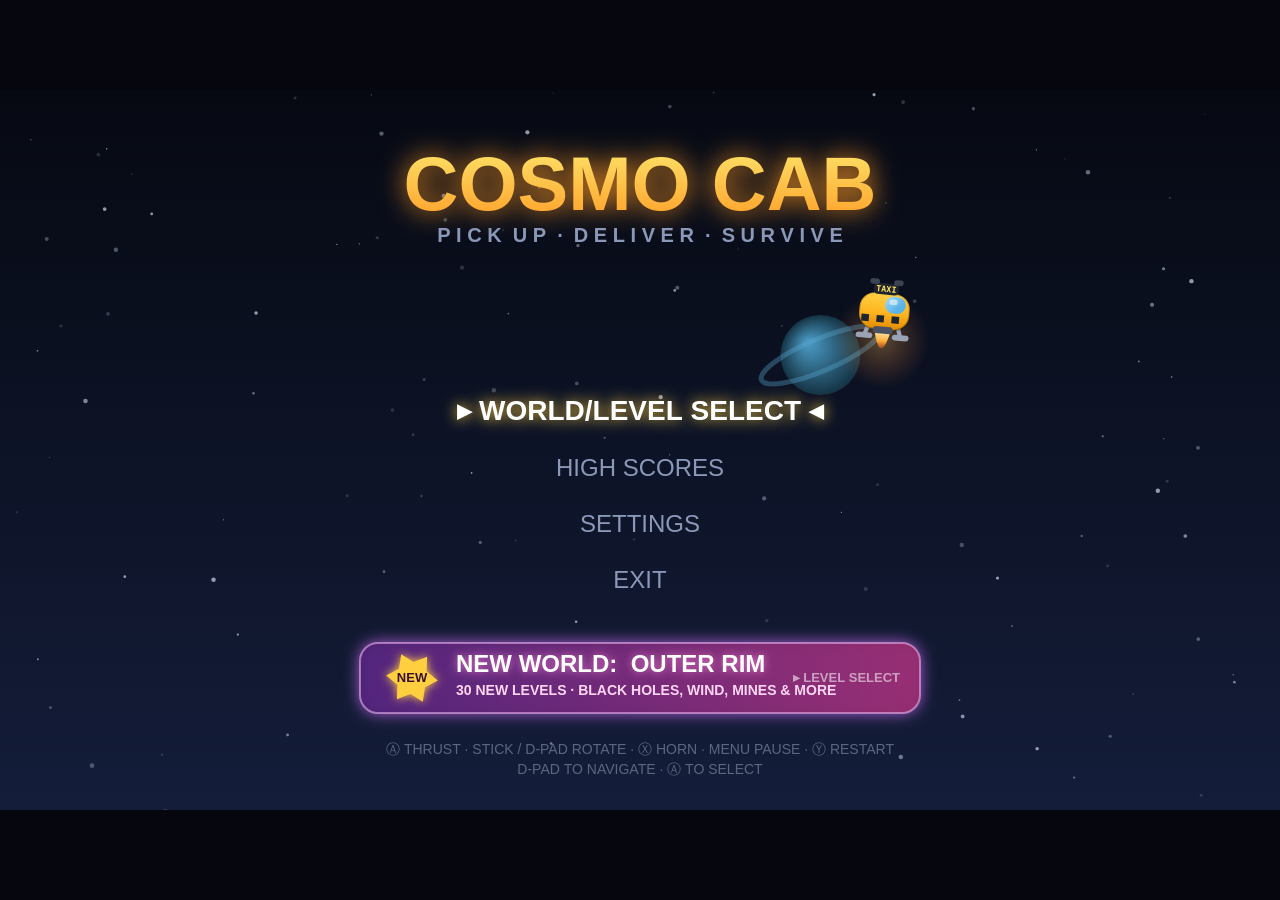
<file: index.html>
<!DOCTYPE html>
<html lang="en">
<head>
<meta charset="utf-8">
<meta name="viewport" content="width=device-width, initial-scale=1">
<meta name="theme-color" content="#05060e">
<title>Cosmo Cab</title>
<link rel="manifest" href="manifest.webmanifest">
<link rel="icon" href="icons/icon-192.png" type="image/png">
<link rel="stylesheet" href="style.css">
</head>
<body>
<canvas id="game" width="1280" height="720"></canvas>
<script>
// Xbox: receive raw Gamepad API input instead of the default mouse/UI emulation.
if ('gamepadInputEmulation' in navigator) {
  try { navigator.gamepadInputEmulation = 'gamepad'; } catch (e) { /* older builds */ }
}
// Offline support (skipped on file:// where service workers are unavailable).
if ('serviceWorker' in navigator && location.protocol.startsWith('http')) {
  window.addEventListener('load', () => {
    navigator.serviceWorker.register('sw.js').catch(() => { /* offline play still works from cache */ });
  });
}
</script>
<script src="js/audio.js"></script>
<script src="js/levels.js"></script>
<script src="js/game.js"></script>
</body>
</html>
</file>
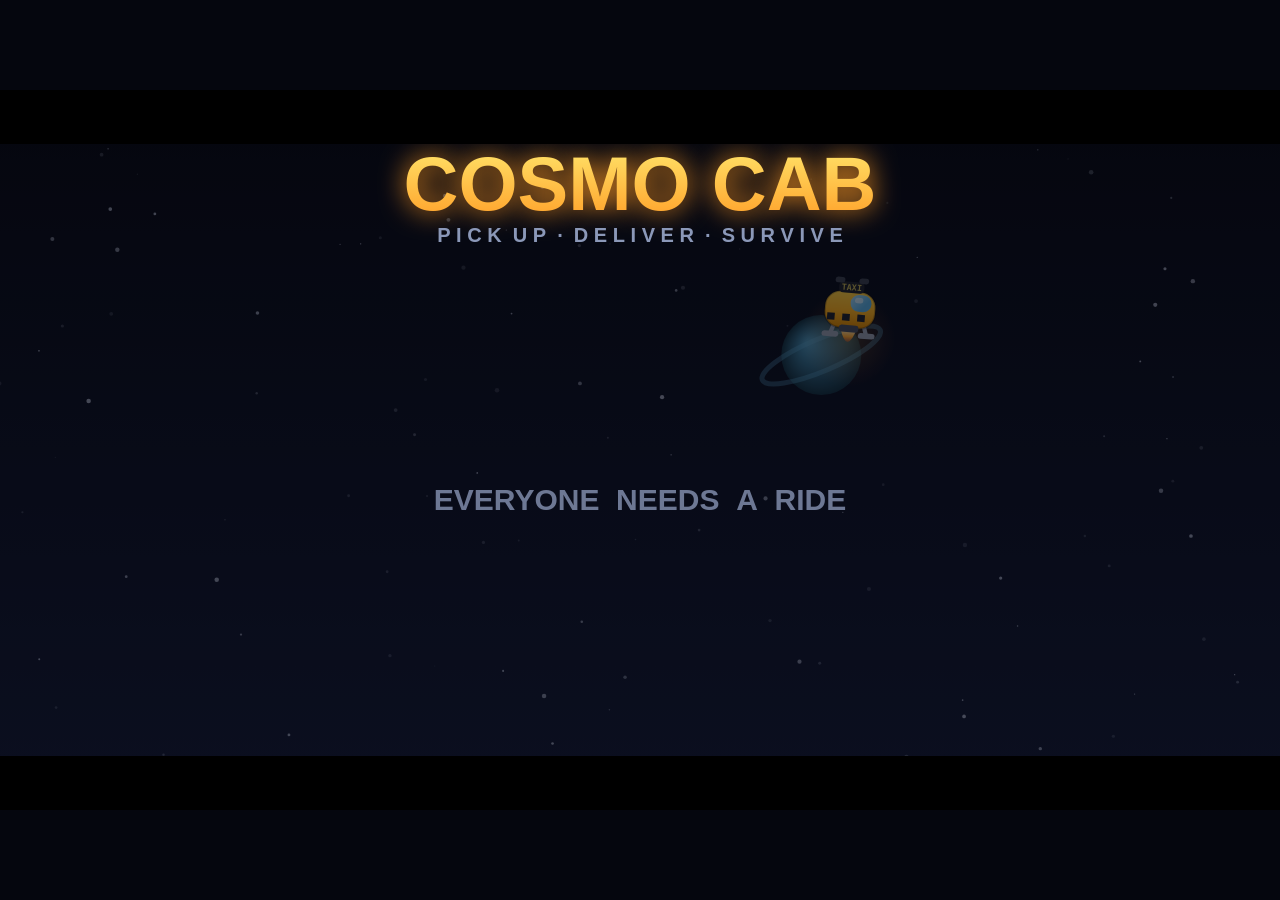
<file: trailer.html>
<!DOCTYPE html>
<html lang="en">
<head>
<meta charset="utf-8">
<title>Cosmo Cab - Trailer</title>
<link rel="stylesheet" href="style.css">
</head>
<body>
<canvas id="game" width="1280" height="720"></canvas>
<script src="js/audio.js"></script>
<script src="js/levels.js"></script>
<script src="js/game.js"></script>
<script src="js/trailer.js"></script>
</body>
</html>
</file>
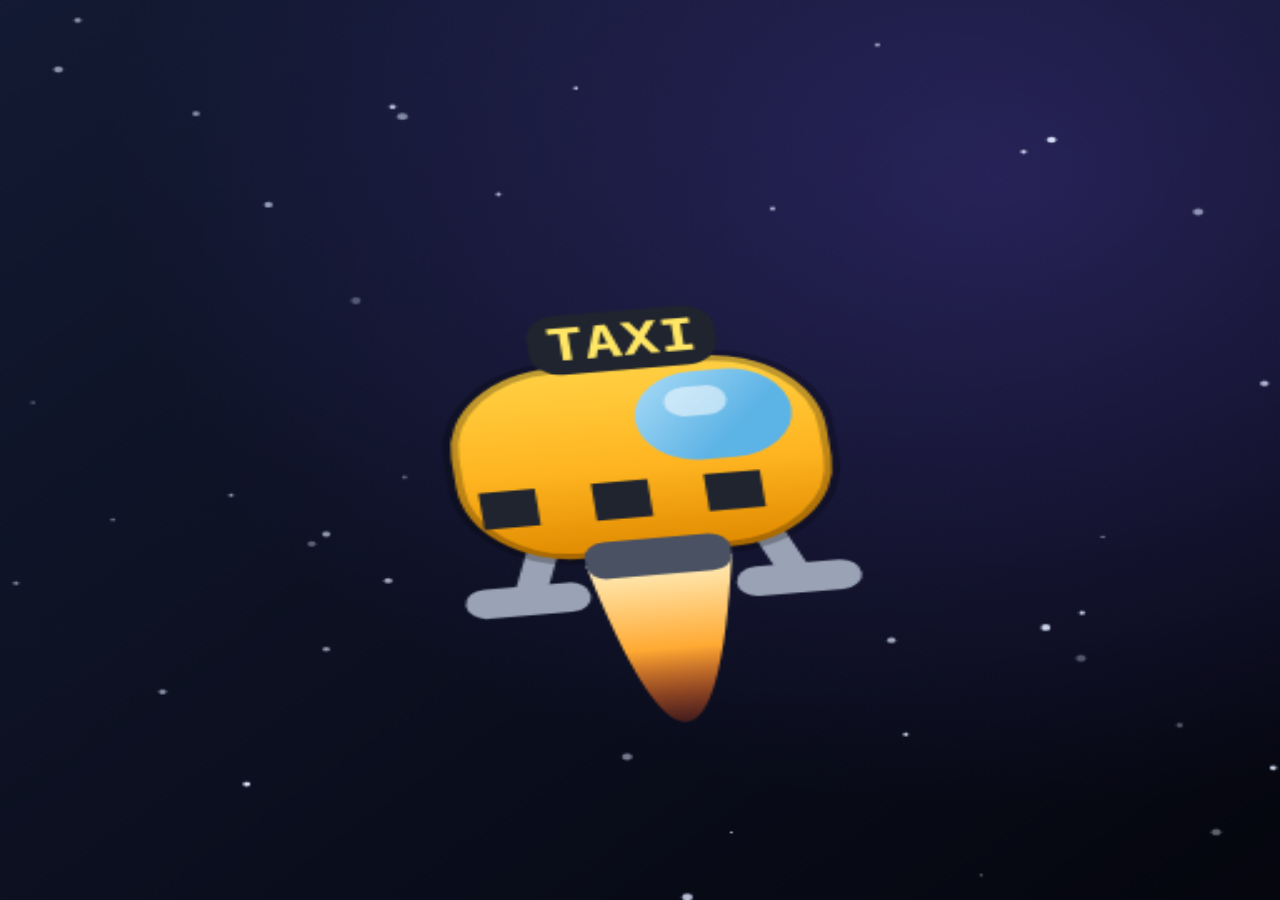
<file: icons/icon.html>
<!DOCTYPE html>
<html>
<head>
<meta charset="utf-8">
<title>icon source</title>
<style>html,body{margin:0;padding:0;overflow:hidden;background:#05060e}canvas{position:fixed;inset:0;width:100vw;height:100vh}</style>
</head>
<body>
<canvas id="c"></canvas>
<script>
// Renders the app icon at the current window size.
// ?maskable=1 shrinks content into the 80% safe zone for maskable icons.
const S = 512; // fixed internal resolution; CSS stretches to the viewport
const maskable = location.search.includes('maskable');
const cv = document.getElementById('c');
cv.width = S; cv.height = S;
const c = cv.getContext('2d');
const TAU = Math.PI * 2;

// background: deep space with a corner glow
const bg = c.createLinearGradient(0, 0, S, S);
bg.addColorStop(0, '#131a33');
bg.addColorStop(1, '#05060e');
c.fillStyle = bg;
c.fillRect(0, 0, S, S);
const glow = c.createRadialGradient(S * 0.78, S * 0.2, 0, S * 0.78, S * 0.2, S * 0.7);
glow.addColorStop(0, 'rgba(120, 90, 255, 0.25)');
glow.addColorStop(1, 'rgba(120, 90, 255, 0)');
c.fillStyle = glow;
c.fillRect(0, 0, S, S);

// stars
let seed = 42;
const rnd = () => { seed = (seed * 1664525 + 1013904223) >>> 0; return seed / 4294967296; };
for (let i = 0; i < 40; i++) {
  c.globalAlpha = 0.3 + rnd() * 0.7;
  c.fillStyle = '#dfe8ff';
  c.beginPath();
  c.arc(rnd() * S, rnd() * S, (0.5 + rnd() * 1.6) * S / 512, 0, TAU);
  c.fill();
}
c.globalAlpha = 1;

function roundRect(x, y, w, h, r) {
  r = Math.min(r, w / 2, h / 2);
  c.beginPath();
  c.moveTo(x + r, y);
  c.arcTo(x + w, y, x + w, y + h, r);
  c.arcTo(x + w, y + h, x, y + h, r);
  c.arcTo(x, y + h, x, y, r);
  c.arcTo(x, y, x + w, y, r);
  c.closePath();
}

// the cab, scaled up from the in-game ship art
c.save();
c.translate(S / 2, S * 0.5);
const k = (maskable ? 0.62 : 0.82) * S / 100;
c.scale(k, k);
c.rotate(-0.12);

// flame
const fl = 26;
const fg = c.createLinearGradient(0, 14, 0, 14 + fl);
fg.addColorStop(0, '#fff6cc'); fg.addColorStop(0.5, '#ffaa33'); fg.addColorStop(1, 'rgba(255,60,20,0)');
c.fillStyle = fg;
c.beginPath();
c.moveTo(-7, 15); c.quadraticCurveTo(0, 15 + fl * 1.7, 7, 15); c.closePath();
c.fill();

// skids
c.strokeStyle = '#9aa3b5'; c.lineWidth = 3; c.lineCap = 'round';
c.beginPath(); c.moveTo(-10, 10); c.lineTo(-13, 19); c.stroke();
c.beginPath(); c.moveTo(10, 10); c.lineTo(13, 19); c.stroke();
c.lineWidth = 4;
c.beginPath(); c.moveTo(-17, 19); c.lineTo(-9, 19); c.stroke();
c.beginPath(); c.moveTo(9, 19); c.lineTo(17, 19); c.stroke();

// body
const bgd = c.createLinearGradient(0, -16, 0, 14);
bgd.addColorStop(0, '#ffd94d'); bgd.addColorStop(0.6, '#ffb521'); bgd.addColorStop(1, '#e08a00');
c.fillStyle = bgd;
roundRect(-18, -12, 36, 26, 11); c.fill();
c.strokeStyle = 'rgba(0,0,0,0.25)'; c.lineWidth = 1.5;
roundRect(-18, -12, 36, 26, 11); c.stroke();

// checker stripe
c.fillStyle = '#20242f';
for (let i = 0; i < 6; i++) if (i % 2 === 0) c.fillRect(-16 + i * 5.4, 4, 5.4, 5);

// window
const wg = c.createLinearGradient(-6, -12, 8, 0);
wg.addColorStop(0, '#cfefff'); wg.addColorStop(1, '#5cb3e6');
c.fillStyle = wg;
roundRect(0, -10, 15, 12, 6); c.fill();
c.fillStyle = 'rgba(255,255,255,0.55)';
roundRect(3, -8, 6, 4, 2); c.fill();

// roof sign
c.fillStyle = '#20242f';
roundRect(-9, -19, 18, 8, 3); c.fill();
c.fillStyle = '#ffe664';
c.font = 'bold 6px monospace';
c.textAlign = 'center'; c.textBaseline = 'middle';
c.fillText('TAXI', 0, -14.5);

// nozzle
c.fillStyle = '#4a5163';
roundRect(-7, 12, 14, 5, 2); c.fill();
c.restore();
</script>
</body>
</html>
</file>
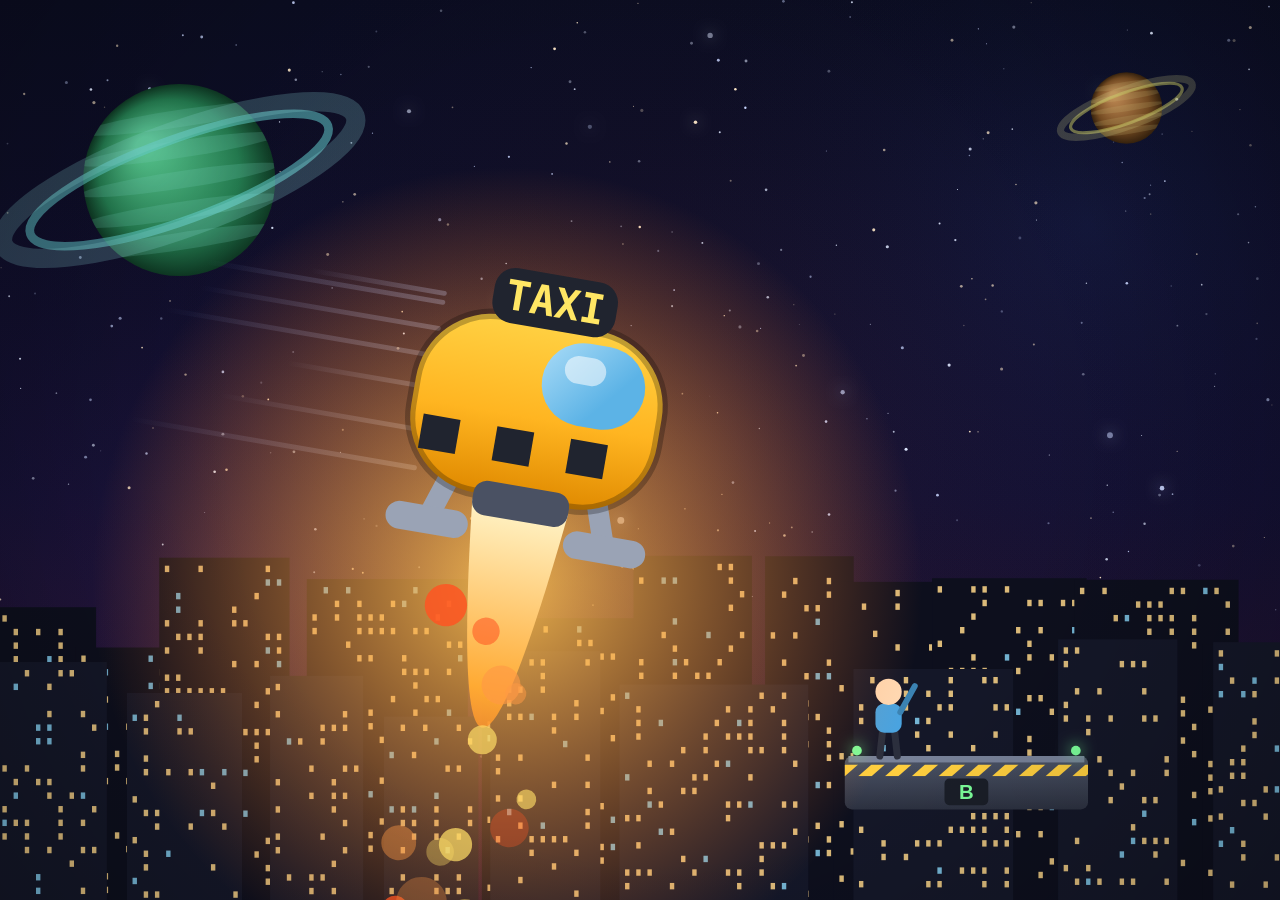
<file: xbox_art/art.html>
<!DOCTYPE html>
<html>
<head>
<meta charset="utf-8">
<title>Cosmo Cab key art generator</title>
<style>html,body{margin:0;padding:0;overflow:hidden;background:#05060e}canvas{position:fixed;inset:0;width:100vw;height:100vh}</style>
</head>
<body>
<canvas id="c"></canvas>
<script>
// Renders Xbox store art at the current window size.
//   ?title=1   include the game logo (placed within the top 3/4)
//   ?promo=1   add the "30 NEW LEVELS" new-world promo banner
// The composition adapts to landscape / portrait / square automatically.
const W = innerWidth, H = innerHeight;
const TITLED = location.search.includes('title=1');
const PROMO = location.search.includes('promo=1');
const cv = document.getElementById('c');
cv.width = W; cv.height = H;
const c = cv.getContext('2d');
const TAU = Math.PI * 2;
const portrait = H > W * 1.1;
const square = Math.abs(W - H) < W * 0.1;

let seed = 1337;
const rnd = () => { seed = (seed * 1664525 + 1013904223) >>> 0; return seed / 4294967296; };

function roundRect(x, y, w, h, r) {
  r = Math.min(r, w / 2, h / 2);
  c.beginPath();
  c.moveTo(x + r, y);
  c.arcTo(x + w, y, x + w, y + h, r);
  c.arcTo(x + w, y + h, x, y + h, r);
  c.arcTo(x, y + h, x, y, r);
  c.arcTo(x, y, x + w, y, r);
  c.closePath();
}

/* ------------------------------- background ------------------------------- */
const bg = c.createLinearGradient(0, 0, 0, H);
bg.addColorStop(0, '#0b0d22');
bg.addColorStop(0.55, '#131033');
bg.addColorStop(1, '#2a1430');
c.fillStyle = bg;
c.fillRect(0, 0, W, H);

// nebula wisps
for (const [nx, ny, nr, col] of [
  [W * 0.18, H * 0.7, W * 0.45, 'rgba(120,60,160,0.14)'],
  [W * 0.85, H * 0.25, W * 0.4, 'rgba(50,90,200,0.12)'],
  [W * 0.55, H * 0.5, W * 0.5, 'rgba(200,90,60,0.07)'],
]) {
  const g = c.createRadialGradient(nx, ny, 0, nx, ny, nr);
  g.addColorStop(0, col);
  g.addColorStop(1, 'rgba(0,0,0,0)');
  c.fillStyle = g;
  c.fillRect(0, 0, W, H);
}

// stars
for (let i = 0; i < 480; i++) {
  const big = rnd() > 0.96;
  c.globalAlpha = 0.25 + rnd() * 0.75;
  c.fillStyle = ['#dfe8ff', '#ffe9c9', '#c9d6ff'][i % 3];
  const x = rnd() * W, y = rnd() * H, r = (0.6 + rnd() * 1.4) * (W / 1600) * (big ? 2.6 : 1);
  if (big) { c.shadowColor = '#cfe0ff'; c.shadowBlur = 14; }
  c.beginPath(); c.arc(x, y, r, 0, TAU); c.fill();
  c.shadowBlur = 0;
}
c.globalAlpha = 1;

/* --------------------------------- planet --------------------------------- */
function planet(px, py, pr, hue) {
  const g = c.createRadialGradient(px - pr * 0.35, py - pr * 0.35, pr * 0.1, px, py, pr);
  g.addColorStop(0, `hsl(${hue}, 55%, 58%)`);
  g.addColorStop(0.7, `hsl(${hue}, 55%, 32%)`);
  g.addColorStop(1, `hsl(${hue}, 60%, 14%)`);
  c.fillStyle = g;
  c.beginPath(); c.arc(px, py, pr, 0, TAU); c.fill();
  // bands
  c.save();
  c.beginPath(); c.arc(px, py, pr, 0, TAU); c.clip();
  c.globalAlpha = 0.18;
  c.fillStyle = `hsl(${hue + 20}, 60%, 70%)`;
  for (let i = -2; i <= 2; i++) {
    c.beginPath();
    c.ellipse(px, py + i * pr * 0.32, pr * 1.05, pr * 0.09, -0.15, 0, TAU);
    c.fill();
  }
  c.restore();
  c.globalAlpha = 1;
  // ring
  c.save();
  c.translate(px, py); c.rotate(-0.35);
  c.strokeStyle = `hsla(${hue + 30}, 65%, 65%, 0.5)`;
  c.lineWidth = pr * 0.09;
  c.beginPath(); c.ellipse(0, 0, pr * 1.65, pr * 0.42, 0, 0, TAU); c.stroke();
  c.strokeStyle = `hsla(${hue + 30}, 65%, 75%, 0.22)`;
  c.lineWidth = pr * 0.2;
  c.beginPath(); c.ellipse(0, 0, pr * 1.95, pr * 0.5, 0, 0, TAU); c.stroke();
  c.restore();
}
if (portrait) planet(W * 0.82, H * 0.09, W * 0.16, 265);
else if (square) planet(W * 0.83, H * 0.16, W * 0.11, 265);
else planet(W * 0.14, H * 0.2, W * 0.075, 150);
// small moon
planet(portrait ? W * 0.1 : W * (square ? 0.12 : 0.88), H * (portrait ? 0.32 : 0.12), W * 0.028, 30);

/* --------------------------------- skyline --------------------------------- */
const skyTop = H * (portrait ? 0.82 : 0.78);
function building(bx, bw, bh, shade) {
  c.fillStyle = shade;
  c.fillRect(bx, H - bh, bw, bh);
  // windows
  const cell = Math.max(8, W / 160);
  for (let y = H - bh + cell; y < H - cell; y += cell * 1.7) {
    for (let x = bx + cell * 0.7; x < bx + bw - cell; x += cell * 1.4) {
      if (rnd() < 0.28) {
        c.fillStyle = rnd() < 0.85 ? 'rgba(255,217,138,0.85)' : 'rgba(140,220,255,0.8)';
        c.fillRect(x, y, cell * 0.55, cell * 0.8);
      }
    }
  }
}
// back row (dimmer)
for (let x = -W * 0.02; x < W; ) {
  const bw = W * (0.05 + rnd() * 0.08);
  building(x, bw, H - skyTop + H * (0.04 + rnd() * 0.13), '#0d0f1d');
  x += bw * (0.75 + rnd() * 0.4);
}
// front row
for (let x = -W * 0.02; x < W; ) {
  const bw = W * (0.06 + rnd() * 0.09);
  building(x, bw, H - skyTop - H * 0.02 + H * (rnd() * 0.09), '#141728');
  x += bw * (0.85 + rnd() * 0.5);
}

/* ------------------------------- landing pad ------------------------------- */
function pad(px, py, pw, label) {
  const ph = pw * 0.22;
  const g = c.createLinearGradient(px, py, px, py + ph);
  g.addColorStop(0, '#4d5568'); g.addColorStop(1, '#2c3140');
  c.fillStyle = g;
  roundRect(px, py, pw, ph, pw * 0.03); c.fill();
  c.fillStyle = '#788299';
  c.fillRect(px + pw * 0.015, py, pw * 0.97, ph * 0.12);
  // stripes
  c.save();
  c.beginPath(); c.rect(px, py + ph * 0.16, pw, ph * 0.22); c.clip();
  const s = pw * 0.055;
  for (let x = px - s; x < px + pw + s; x += s * 2) {
    c.fillStyle = '#ffcf3f';
    c.beginPath();
    c.moveTo(x, py + ph * 0.38); c.lineTo(x + s, py + ph * 0.16);
    c.lineTo(x + s * 2, py + ph * 0.16); c.lineTo(x + s, py + ph * 0.38);
    c.closePath(); c.fill();
  }
  c.restore();
  // beacons
  for (const bx of [px + pw * 0.05, px + pw * 0.95]) {
    c.fillStyle = '#7cff9a';
    c.shadowColor = '#7cff9a'; c.shadowBlur = pw * 0.06;
    c.beginPath(); c.arc(bx, py - ph * 0.1, pw * 0.02, 0, TAU); c.fill();
    c.shadowBlur = 0;
  }
  // label
  c.fillStyle = '#1a1e28';
  roundRect(px + pw / 2 - pw * 0.09, py + ph * 0.42, pw * 0.18, ph * 0.5, pw * 0.02); c.fill();
  c.fillStyle = '#7cff9a';
  c.font = `bold ${ph * 0.38}px "Segoe UI", sans-serif`;
  c.textAlign = 'center'; c.textBaseline = 'middle';
  c.fillText(label, px + pw / 2, py + ph * 0.69);
  // waving passenger
  const hx = px + pw * 0.18, hy = py;
  const u = pw * 0.012;
  c.strokeStyle = '#2b2f3d'; c.lineWidth = u * 2.4; c.lineCap = 'round';
  c.beginPath(); c.moveTo(hx - u * 2, hy - u * 9); c.lineTo(hx - u * 3, hy); c.stroke();
  c.beginPath(); c.moveTo(hx + u * 2, hy - u * 9); c.lineTo(hx + u * 3, hy); c.stroke();
  c.fillStyle = '#4aa3df';
  roundRect(hx - u * 4.5, hy - u * 18, u * 9, u * 10, u * 3); c.fill();
  c.fillStyle = '#ffd9b3';
  c.beginPath(); c.arc(hx, hy - u * 22, u * 4.5, 0, TAU); c.fill();
  c.strokeStyle = '#3b83b3'; c.lineWidth = u * 2;
  c.beginPath(); c.moveTo(hx + u * 4, hy - u * 15); c.lineTo(hx + u * 9, hy - u * 24); c.stroke();
}

/* ---------------------------------- taxi ---------------------------------- */
function taxi(tx, ty, k, rot) {
  c.save();
  c.translate(tx, ty);
  c.rotate(rot);
  c.scale(k, k);

  // engine glow + flame
  const gg = c.createRadialGradient(0, 26, 4, 0, 26, 60);
  gg.addColorStop(0, 'rgba(255,190,80,0.85)');
  gg.addColorStop(1, 'rgba(255,120,40,0)');
  c.fillStyle = gg;
  c.beginPath(); c.arc(0, 26, 60, 0, TAU); c.fill();
  const fl = 34;
  const fg = c.createLinearGradient(0, 14, 0, 14 + fl * 1.8);
  fg.addColorStop(0, '#fff6cc'); fg.addColorStop(0.45, '#ffaa33'); fg.addColorStop(1, 'rgba(255,60,20,0)');
  c.fillStyle = fg;
  c.beginPath();
  c.moveTo(-7, 15); c.quadraticCurveTo(0, 15 + fl * 1.9, 7, 15); c.closePath();
  c.fill();
  // ember particles
  for (let i = 0; i < 16; i++) {
    c.globalAlpha = 0.25 + rnd() * 0.6;
    c.fillStyle = ['#ffdd66', '#ff9944', '#ff5522'][i % 3];
    c.beginPath();
    c.arc((rnd() - 0.5) * 22, 26 + rnd() * 66, 1.2 + rnd() * 2.6, 0, TAU);
    c.fill();
  }
  c.globalAlpha = 1;

  // skids
  c.strokeStyle = '#9aa3b5'; c.lineWidth = 3; c.lineCap = 'round';
  c.beginPath(); c.moveTo(-10, 10); c.lineTo(-13, 19); c.stroke();
  c.beginPath(); c.moveTo(10, 10); c.lineTo(13, 19); c.stroke();
  c.lineWidth = 4;
  c.beginPath(); c.moveTo(-17, 19); c.lineTo(-9, 19); c.stroke();
  c.beginPath(); c.moveTo(9, 19); c.lineTo(17, 19); c.stroke();

  // body
  const bgrad = c.createLinearGradient(0, -16, 0, 14);
  bgrad.addColorStop(0, '#ffd94d'); bgrad.addColorStop(0.6, '#ffb521'); bgrad.addColorStop(1, '#e08a00');
  c.fillStyle = bgrad;
  roundRect(-18, -12, 36, 26, 11); c.fill();
  c.strokeStyle = 'rgba(0,0,0,0.25)'; c.lineWidth = 1.5;
  roundRect(-18, -12, 36, 26, 11); c.stroke();

  // checker stripe
  c.fillStyle = '#20242f';
  for (let i = 0; i < 6; i++) if (i % 2 === 0) c.fillRect(-16 + i * 5.4, 4, 5.4, 5);

  // cockpit
  const wg = c.createLinearGradient(-6, -12, 8, 0);
  wg.addColorStop(0, '#cfefff'); wg.addColorStop(1, '#5cb3e6');
  c.fillStyle = wg;
  roundRect(0, -10, 15, 12, 6); c.fill();
  c.fillStyle = 'rgba(255,255,255,0.55)';
  roundRect(3, -8, 6, 4, 2); c.fill();

  // roof sign
  c.fillStyle = '#20242f';
  roundRect(-9, -19, 18, 8, 3); c.fill();
  c.fillStyle = '#ffe664';
  c.font = 'bold 6px monospace';
  c.textAlign = 'center'; c.textBaseline = 'middle';
  c.fillText('TAXI', 0, -14.5);

  // nozzle
  c.fillStyle = '#4a5163';
  roundRect(-7, 12, 14, 5, 2); c.fill();
  c.restore();
}

/* ----------------------------- composition ----------------------------- */
const padW = W * (portrait ? 0.42 : square ? 0.3 : 0.19);
if (portrait) pad(W * 0.63 - padW / 2, H * 0.905, padW, 'B');
else if (square) pad(W * 0.62, H * 0.86, padW, 'B');
else pad(W * 0.66, H * 0.84, padW, 'B');

let taxiK, taxiX, taxiY, taxiR;
if (portrait) { taxiK = W / 130; taxiX = W * 0.36; taxiY = H * (TITLED ? 0.48 : 0.44); taxiR = 0.16; }
else if (square) { taxiK = W / 170; taxiX = W * 0.44; taxiY = H * 0.46; taxiR = 0.15; }
else { taxiK = H / 130; taxiX = W * 0.42; taxiY = H * (TITLED ? 0.52 : 0.45); taxiR = 0.17; }

// motion streaks behind the cab
c.save();
c.translate(taxiX, taxiY);
c.rotate(taxiR);
for (let i = 0; i < 7; i++) {
  const yy = (rnd() - 0.5) * taxiK * 34;
  const len = taxiK * (14 + rnd() * 26);
  const grad = c.createLinearGradient(-taxiK * 20 - len, 0, -taxiK * 16, 0);
  grad.addColorStop(0, 'rgba(160,190,255,0)');
  grad.addColorStop(1, 'rgba(160,190,255,0.35)');
  c.strokeStyle = grad;
  c.lineWidth = taxiK * 0.7;
  c.beginPath(); c.moveTo(-taxiK * 20 - len, yy); c.lineTo(-taxiK * 16, yy); c.stroke();
}
c.restore();

taxi(taxiX, taxiY, taxiK, taxiR);

/* ------------------------------- title logo ------------------------------- */
if (TITLED) {
  const ty = portrait ? H * 0.14 : H * 0.17;         // well inside the top 3/4
  const size = portrait ? W * 0.155 : Math.min(W * 0.095, H * 0.17);
  c.textAlign = 'center'; c.textBaseline = 'alphabetic';
  c.font = `bold ${size}px "Segoe UI", sans-serif`;
  // soft dark backing for legibility
  const bgg = c.createRadialGradient(W / 2, ty, size * 0.2, W / 2, ty, W * 0.42);
  bgg.addColorStop(0, 'rgba(5,6,14,0.55)');
  bgg.addColorStop(1, 'rgba(5,6,14,0)');
  c.fillStyle = bgg;
  c.fillRect(0, ty - size * 1.4, W, size * 2.6);

  const lg = c.createLinearGradient(0, ty - size, 0, ty + size * 0.2);
  lg.addColorStop(0, '#ffe066'); lg.addColorStop(1, '#ff9922');
  c.fillStyle = lg;
  c.shadowColor = '#ff9922'; c.shadowBlur = size * 0.4;
  c.fillText('COSMO CAB', W / 2, ty + size * 0.35);
  c.shadowBlur = 0;
  c.font = `600 ${size * 0.24}px "Segoe UI", sans-serif`;
  c.fillStyle = '#c9d4ea';
  c.shadowColor = '#05060e'; c.shadowBlur = 8;
  c.fillText('P I C K  U P   ·   D E L I V E R   ·   S U R V I V E', W / 2, ty + size * 0.75);
  c.shadowBlur = 0;
}

/* ------------------------------- promo banner ------------------------------ */
// A glowing "30 NEW LEVELS" flash advertising the Outer Rim world, in the same
// visual language as the in-game main-menu banner (gold starburst + purple pill).
if (PROMO) {
  const bw = portrait ? W * 0.82 : square ? W * 0.62 : W * 0.42;
  const bh = bw * (portrait ? 0.2 : square ? 0.24 : 0.24);
  // Portrait sits the pill under the subtitle. Landscape (hero) parks it on the
  // middle-right — open sky clear of the centered title, cab, and skyline pad.
  // Square drops into the bottom-left band over the skyline.
  let cx, cy;
  if (portrait) { cx = W / 2; cy = H * 0.30; }
  else if (square) { cx = W * 0.035 + bw / 2; cy = H * 0.87; }
  else { cx = W * 0.965 - bw / 2; cy = H * 0.5; }
  const x = cx - bw / 2, y = cy - bh / 2;

  c.save();
  // glowing pill
  c.shadowColor = 'rgba(210,110,255,0.95)'; c.shadowBlur = bh * 0.5;
  const pg = c.createLinearGradient(x, 0, x + bw, 0);
  pg.addColorStop(0, 'rgba(86,34,132,0.96)');
  pg.addColorStop(1, 'rgba(168,44,120,0.96)');
  c.fillStyle = pg;
  roundRect(x, y, bw, bh, bh * 0.26); c.fill();
  c.shadowBlur = 0;
  c.lineWidth = Math.max(2, bh * 0.045);
  c.strokeStyle = 'rgba(255,205,255,0.85)';
  roundRect(x, y, bw, bh, bh * 0.26); c.stroke();

  // gold starburst "NEW" badge on the left
  const bx = x + bh * 0.62, by = cy, br = bh * 0.42;
  c.fillStyle = '#ffcf3f'; c.shadowColor = '#ffcf3f'; c.shadowBlur = br * 0.6;
  c.beginPath();
  for (let i = 0; i < 24; i++) {
    const a = i * TAU / 24, rr = i % 2 ? br * 0.6 : br;
    c[i ? 'lineTo' : 'moveTo'](bx + Math.cos(a) * rr, by + Math.sin(a) * rr);
  }
  c.closePath(); c.fill(); c.shadowBlur = 0;
  c.fillStyle = '#3a1030';
  c.font = `bold ${br * 0.62}px "Segoe UI", sans-serif`;
  c.textAlign = 'center'; c.textBaseline = 'middle';
  c.fillText('NEW', bx, by + br * 0.04);

  // headline + kicker
  const tx = x + bh * 1.2;
  c.textAlign = 'left';
  c.fillStyle = '#9fb0ff';
  c.font = `700 ${bh * 0.17}px "Segoe UI", sans-serif`;
  c.fillText('OUTER RIM WORLD', tx, cy - bh * 0.2);
  c.fillStyle = '#ffffff';
  c.shadowColor = 'rgba(255,150,225,0.9)'; c.shadowBlur = bh * 0.14;
  c.font = `bold ${bh * 0.34}px "Segoe UI", sans-serif`;
  c.fillText('30 NEW LEVELS', tx, cy + bh * 0.19);
  c.shadowBlur = 0;
  c.restore();
}

// gentle vignette
const vg = c.createRadialGradient(W / 2, H / 2, Math.min(W, H) * 0.45, W / 2, H / 2, Math.max(W, H) * 0.75);
vg.addColorStop(0, 'rgba(0,0,0,0)');
vg.addColorStop(1, 'rgba(0,0,0,0.32)');
c.fillStyle = vg;
c.fillRect(0, 0, W, H);
</script>
</body>
</html>
</file>
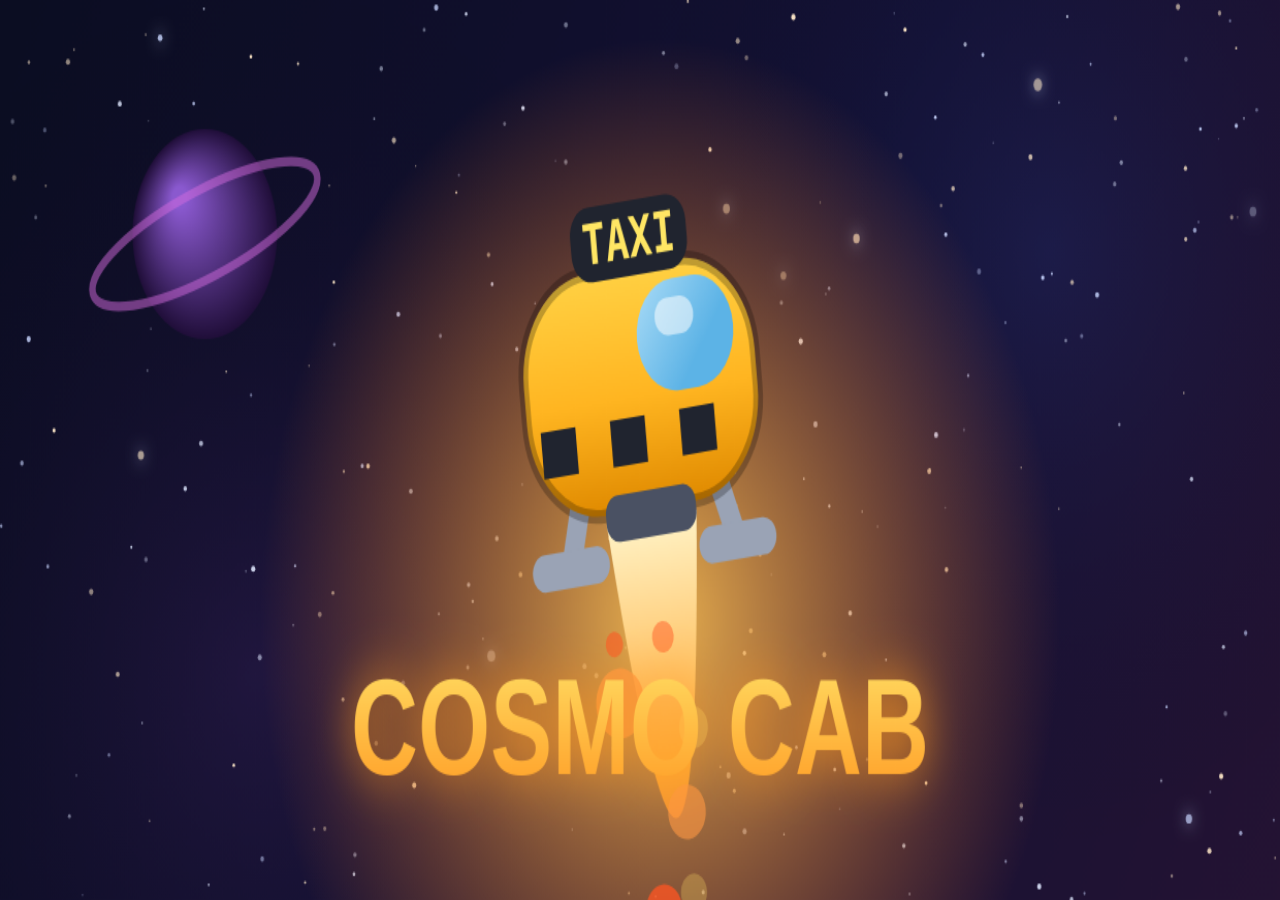
<file: uwp/Assets/splash-src.html>
<!DOCTYPE html>
<html>
<head>
<meta charset="utf-8">
<title>splash</title>
<style>html,body{margin:0;padding:0;overflow:hidden;background:#05060e}canvas{position:fixed;inset:0;width:100vw;height:100vh}</style>
</head>
<body>
<canvas id="c"></canvas>
<script>
// Clean launch splash: space backdrop + the Cosmo Cab + wordmark. Rendered to
// SplashScreen.png / Wide310x150Logo.png. ?notext=1 omits the title (wide tile).
const W = 1240, H = 600;
const NOTEXT = location.search.includes('notext');
const cv = document.getElementById('c'); cv.width = W; cv.height = H;
const c = cv.getContext('2d');
const TAU = Math.PI * 2;
let seed = 7;
const rnd = () => { seed = (seed * 1664525 + 1013904223) >>> 0; return seed / 4294967296; };

// backdrop
const bg = c.createLinearGradient(0, 0, W, H);
bg.addColorStop(0, '#0b0d22'); bg.addColorStop(0.6, '#141134'); bg.addColorStop(1, '#241333');
c.fillStyle = bg; c.fillRect(0, 0, W, H);
for (const [nx, ny, nr, col] of [
  [W * 0.2, H * 0.75, W * 0.4, 'rgba(120,60,160,0.16)'],
  [W * 0.82, H * 0.28, W * 0.34, 'rgba(50,90,200,0.14)'],
]) { const g = c.createRadialGradient(nx, ny, 0, nx, ny, nr); g.addColorStop(0, col); g.addColorStop(1, 'rgba(0,0,0,0)'); c.fillStyle = g; c.fillRect(0, 0, W, H); }
for (let i = 0; i < 240; i++) {
  const big = rnd() > 0.95; c.globalAlpha = 0.3 + rnd() * 0.7;
  c.fillStyle = ['#dfe8ff', '#ffe9c9', '#c9d6ff'][i % 3];
  const x = rnd() * W, y = rnd() * H, r = (0.6 + rnd() * 1.5) * (big ? 2.4 : 1);
  if (big) { c.shadowColor = '#cfe0ff'; c.shadowBlur = 12; }
  c.beginPath(); c.arc(x, y, r, 0, TAU); c.fill(); c.shadowBlur = 0;
}
c.globalAlpha = 1;

// ringed planet
(function planet(px, py, pr, hue) {
  const g = c.createRadialGradient(px - pr * 0.35, py - pr * 0.35, pr * 0.1, px, py, pr);
  g.addColorStop(0, `hsl(${hue},55%,58%)`); g.addColorStop(1, `hsl(${hue},60%,14%)`);
  c.fillStyle = g; c.beginPath(); c.arc(px, py, pr, 0, TAU); c.fill();
  c.save(); c.translate(px, py); c.rotate(-0.35);
  c.strokeStyle = `hsla(${hue + 30},65%,65%,0.5)`; c.lineWidth = pr * 0.09;
  c.beginPath(); c.ellipse(0, 0, pr * 1.65, pr * 0.42, 0, 0, TAU); c.stroke(); c.restore();
})(W * 0.16, H * 0.26, 70, 265);

function roundRect(x, y, w, h, r) {
  r = Math.min(r, w / 2, h / 2); c.beginPath(); c.moveTo(x + r, y);
  c.arcTo(x + w, y, x + w, y + h, r); c.arcTo(x + w, y + h, x, y + h, r);
  c.arcTo(x, y + h, x, y, r); c.arcTo(x, y, x + w, y, r); c.closePath();
}

// the cab (same art language as in-game), banking gently
c.save();
c.translate(W * 0.5, H * (NOTEXT ? 0.5 : 0.42));
c.scale(H / 96, H / 96);
c.rotate(-0.12);
// glow + flame
const gg = c.createRadialGradient(0, 26, 4, 0, 26, 62); gg.addColorStop(0, 'rgba(255,190,80,0.85)'); gg.addColorStop(1, 'rgba(255,120,40,0)');
c.fillStyle = gg; c.beginPath(); c.arc(0, 26, 62, 0, TAU); c.fill();
const fl = 34; const fg = c.createLinearGradient(0, 14, 0, 14 + fl * 1.8);
fg.addColorStop(0, '#fff6cc'); fg.addColorStop(0.45, '#ffaa33'); fg.addColorStop(1, 'rgba(255,60,20,0)');
c.fillStyle = fg; c.beginPath(); c.moveTo(-7, 15); c.quadraticCurveTo(0, 15 + fl * 1.9, 7, 15); c.closePath(); c.fill();
for (let i = 0; i < 18; i++) { c.globalAlpha = 0.25 + rnd() * 0.6; c.fillStyle = ['#ffdd66', '#ff9944', '#ff5522'][i % 3]; c.beginPath(); c.arc((rnd() - 0.5) * 22, 26 + rnd() * 68, 1.2 + rnd() * 2.6, 0, TAU); c.fill(); }
c.globalAlpha = 1;
// skids
c.strokeStyle = '#9aa3b5'; c.lineWidth = 3; c.lineCap = 'round';
c.beginPath(); c.moveTo(-10, 10); c.lineTo(-13, 19); c.stroke();
c.beginPath(); c.moveTo(10, 10); c.lineTo(13, 19); c.stroke();
c.lineWidth = 4; c.beginPath(); c.moveTo(-17, 19); c.lineTo(-9, 19); c.stroke(); c.beginPath(); c.moveTo(9, 19); c.lineTo(17, 19); c.stroke();
// body
const bgrad = c.createLinearGradient(0, -16, 0, 14); bgrad.addColorStop(0, '#ffd94d'); bgrad.addColorStop(0.6, '#ffb521'); bgrad.addColorStop(1, '#e08a00');
c.fillStyle = bgrad; roundRect(-18, -12, 36, 26, 11); c.fill();
c.strokeStyle = 'rgba(0,0,0,0.25)'; c.lineWidth = 1.5; roundRect(-18, -12, 36, 26, 11); c.stroke();
c.fillStyle = '#20242f'; for (let i = 0; i < 6; i++) if (i % 2 === 0) c.fillRect(-16 + i * 5.4, 4, 5.4, 5);
const wg = c.createLinearGradient(-6, -12, 8, 0); wg.addColorStop(0, '#cfefff'); wg.addColorStop(1, '#5cb3e6');
c.fillStyle = wg; roundRect(0, -10, 15, 12, 6); c.fill();
c.fillStyle = 'rgba(255,255,255,0.55)'; roundRect(3, -8, 6, 4, 2); c.fill();
c.fillStyle = '#20242f'; roundRect(-9, -19, 18, 8, 3); c.fill();
c.fillStyle = '#ffe664'; c.font = 'bold 6px monospace'; c.textAlign = 'center'; c.textBaseline = 'middle'; c.fillText('TAXI', 0, -14.5);
c.fillStyle = '#4a5163'; roundRect(-7, 12, 14, 5, 2); c.fill();
c.restore();

// wordmark
if (!NOTEXT) {
  c.textAlign = 'center'; c.textBaseline = 'alphabetic';
  const size = H * 0.15;
  c.font = `bold ${size}px "Segoe UI", sans-serif`;
  const lg = c.createLinearGradient(0, H * 0.72, 0, H * 0.9); lg.addColorStop(0, '#ffe066'); lg.addColorStop(1, '#ff9922');
  c.fillStyle = lg; c.shadowColor = '#ff9922'; c.shadowBlur = size * 0.4;
  c.fillText('COSMO CAB', W / 2, H * 0.86); c.shadowBlur = 0;
}
</script>
</body>
</html>
</file>
<file: style.css>
/* Game is controller/keyboard only — never show a mouse cursor anywhere. */
* { margin: 0; padding: 0; box-sizing: border-box; cursor: none !important; }
html, body {
  width: 100%; height: 100%;
  background: #05060e;
  overflow: hidden;
  cursor: none !important;
}
body {
  display: flex;
  align-items: center;
  justify-content: center;
}
canvas {
  background: #05060e;
  image-rendering: auto;
  cursor: none; /* the game never uses the mouse; hide the Xbox virtual cursor */
  max-width: 100vw;
  max-height: 100vh;
  aspect-ratio: 16 / 9;
  width: 100vw;
  height: auto;
}
@media (min-aspect-ratio: 16/9) {
  canvas { height: 100vh; width: auto; }
}
</file>
